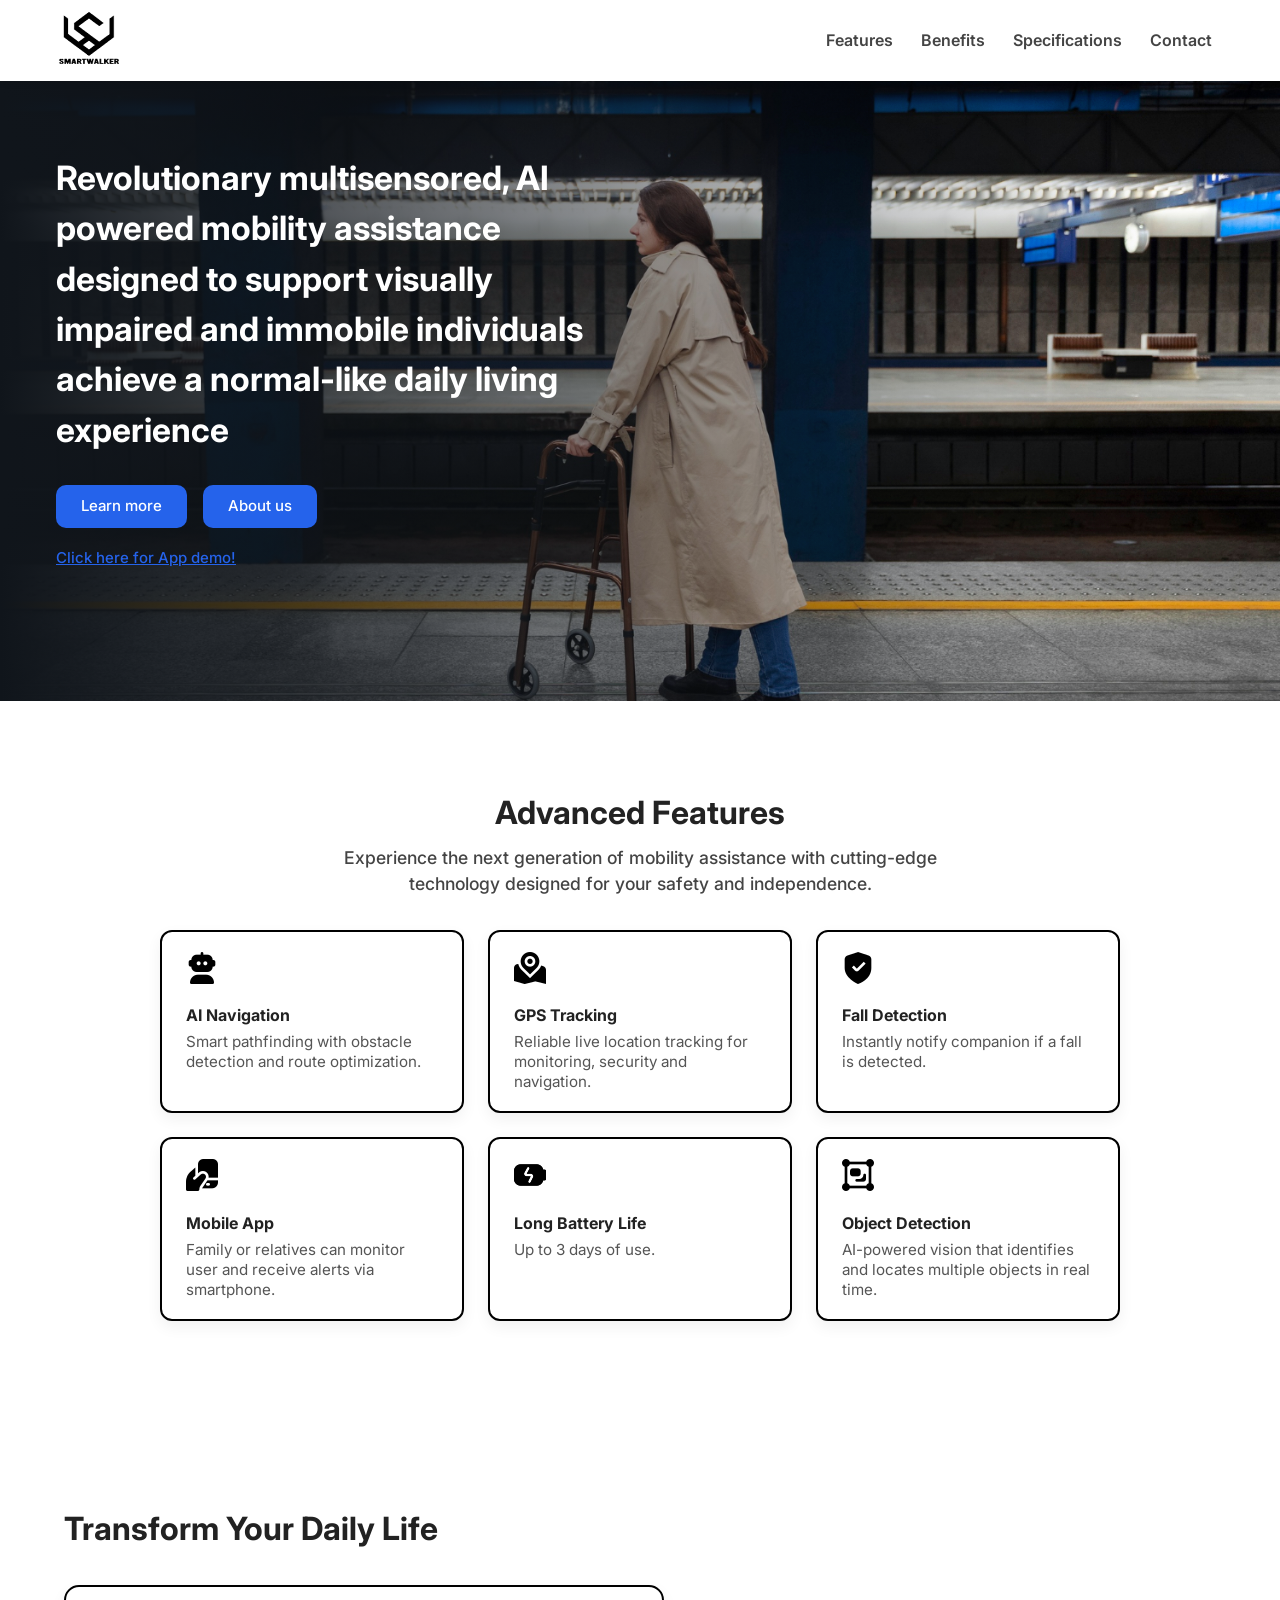
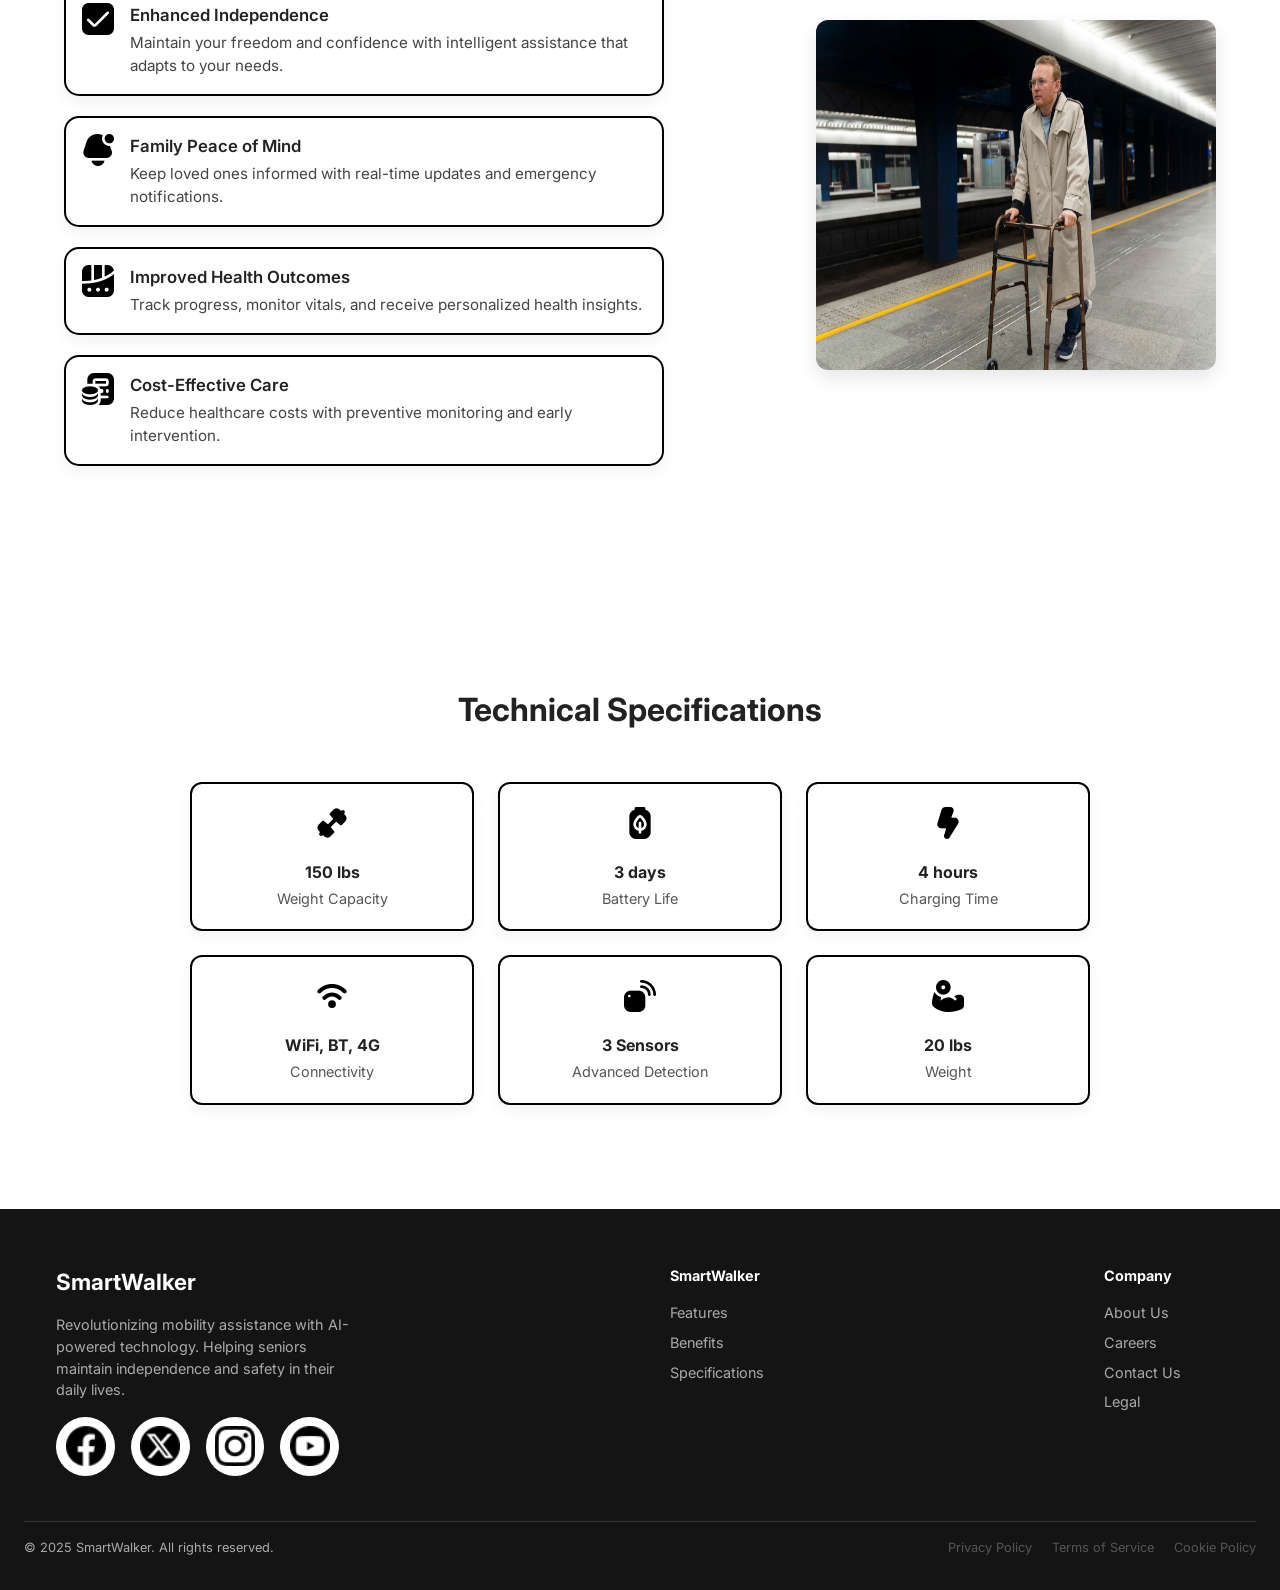
<file: index.html>
<!DOCTYPE html>
<html lang="en">
<head>
  <meta charset="UTF-8" />
  <meta name="viewport" content="width=device-width, initial-scale=1" />
  <title>SmartWalker</title>
  <link rel="stylesheet" href="styles.css" />
  <link href="https://fonts.googleapis.com/css2?family=Inter:wght@400;600&display=swap" rel="stylesheet" />
  <link rel="icon" href="icons/logonotext.png" type="image/png">
</head>
<body>
<div class="fade-container">
  <header class="header">
    <div class="container">
    <a href="index.html" class="logo">
      <img class="logo1" src="icons/smartwalkerLOGO.png" alt="SmartWalker Logo">
    </a>

      <button class="menu-toggle" aria-label="Toggle menu">
        <span class="bar"></span>
        <span class="bar"></span>
        <span class="bar"></span>
      </button>

      <nav class="nav">
        <a href="#features">Features</a>
        <a href="#benefits">Benefits</a>
        <a href="#specs">Specifications</a>
        <a href="#contact">Contact</a>
      </nav>
    </div>
  </header>

  <section id="logo" class="hero">
    <div class="container hero-content">
      <div class="hero-text">
        <h2>Revolutionary multisensored, AI powered mobility assistance designed to support visually impaired and immobile individuals achieve a normal-like daily living experience</h2>
        <a class="btn-learn" href="#features">Learn more</a>
        <a class="btn-about" href="about.html">About us</a>
      </br>
        <a class="link-demo" href="demo.html" target="_blank">Click here for App demo!</a>
      </div>
      <div class="hero-image">
        <!-- <img src="icons/walker1.png" alt="SmartWalker device" /> -->
      </div>

    </div>
  </section>

  <!-- Advanced Features -->
  <section id="features" class="features">
    <div class="container">
      <h2>Advanced Features</h2>
      <p class="subtitle">Experience the next generation of mobility assistance with cutting-edge technology designed for your safety and independence.</p>

      <div class="feature-grid">
        <div class="feature-item">
          <span class="icon"><img src="icons/user-robot.png" alt="Robot Icon"></span>
          <h4>AI Navigation</h4>
          <p>Smart pathfinding with obstacle detection and route optimization.</p>
        </div>
        <div class="feature-item">
          <span class="icon"><img src="icons/map-marker.png" alt="Gps Icon"></span>
          <h4>GPS Tracking</h4>
          <p>Reliable live location tracking for monitoring, security and navigation.</p>
        </div>
        <div class="feature-item">
          <span class="icon"><img src="icons/shield-check.png" alt="Fall detection Icon"></span>
          <h4>Fall Detection</h4>
          <p>Instantly notify companion if a fall is detected.</p>
        </div>
        <div class="feature-item">
          <span class="icon"><img src="icons/mobile-hand.png" alt="Mobile Icon"></span>
          <h4>Mobile App</h4>
          <p>Family or relatives can monitor user and receive alerts via smartphone.</p>
        </div>
        <div class="feature-item">
          <span class="icon"><img src="icons/battery-bolt.png" alt="Battery Icon"></span>
          <h4>Long Battery Life</h4>
          <p>Up to 3 days of use.</p>
        </div>
        <div class="feature-item">
          <span class="icon"><img src="icons/object-group.png" alt="Object Detection Icon"></span>
          <h4>Object Detection</h4>
          <p>AI-powered vision that identifies and locates multiple objects in real time.</p>
        </div>
      </div>
    </div>
  </section>

  <!-- Benefits -->
  <section id="benefits" class="benefits">
    <div class="container benefits-content">
      <div class="benefits-text">
        <h2>Transform Your Daily Life</h2>

        <div class="benefit-item">
          <span class="icon"><img src="icons/checkbox.png" alt="Check Icon"></span>
          <div>
            <h4>Enhanced Independence</h4>
            <p>Maintain your freedom and confidence with intelligent assistance that adapts to your needs.</p>
          </div>
        </div>

        <div class="benefit-item">
          <span class="icon"><img src="icons/bell-notification-social-media.png" alt="Notification Icon"></span>
          <div>
            <h4>Family Peace of Mind</h4>
            <p>Keep loved ones informed with real-time updates and emergency notifications.</p>
          </div>
        </div>

        <div class="benefit-item">
          <span class="icon"><img src="icons/drywall.png" alt="Improving health Icon"></span>
          <div>
            <h4>Improved Health Outcomes</h4>
            <p>Track progress, monitor vitals, and receive personalized health insights.</p>
          </div>
        </div>

        <div class="benefit-item">
          <span class="icon"><img src="icons/calculator-money.png" alt="Cost Icon"></span>
          <div>
            <h4>Cost-Effective Care</h4>
            <p>Reduce healthcare costs with preventive monitoring and early intervention.</p>
          </div>
        </div>
      </div>

      <div class="benefits-image">
        <img src="icons/oldmanbenefits.jpg" alt="Old man using SmartWalker" />
      </div>
    </div>
  </section>

  <!-- Technical Specifications -->
  <section id="specs" class="specs">
    <div class="container">
      <h2>Technical Specifications</h2>
      <div class="spec-grid">
        <div class="spec-item">
          <span class="icon"><img src="icons/gym.png" alt="Weight Capacity Icon"></span>
          <h4>150 lbs</h4>
          <p>Weight Capacity</p>
        </div>
        <div class="spec-item">
          <span class="icon"><img src="icons/eco-battery.png" alt="Battery Icon"></span>
          <h4>3 days</h4>
          <p>Battery Life</p>
        </div>
        <div class="spec-item">
          <span class="icon"><img src="icons/bolt.png" alt="Charging Icon"></span>
          <h4>4 hours</h4>
          <p>Charging Time</p>
        </div>
        <div class="spec-item">
          <span class="icon"><img src="icons/wifi.png" alt="Wifi Icon"></span>
          <h4>WiFi, BT, 4G</h4>
          <p>Connectivity</p>
        </div>
        <div class="spec-item">
          <span class="icon"><img src="icons/sensor-on.png" alt="Sensors Icon"></span>
          <h4>3 Sensors</h4>
          <p>Advanced Detection</p>
        </div>
        <div class="spec-item">
          <span class="icon"><img src="icons/dumbbell-fitness.png" alt="Weight Icon"></span>
          <h4>20 lbs</h4>
          <p>Weight</p>
        </div>
      </div>
    </div>
  </section>

  <!-- Footer -->
  <footer class="footer" id="contact">
    <div class="container footer-container">
      <div class="footer-info">
        <h3 class="logo-footer">SmartWalker</h3>
        <p>Revolutionizing mobility assistance with AI-powered technology. Helping seniors maintain independence and safety in their daily lives.</p>
        <div class="social-links">
          <a class="social-icons" href="https://www.facebook.com/profile.php?id=61574729933102" aria-label="Facebook"><img src="icons/facebook.png" alt="Facebook Icon"></a>
          <a class="social-icons" href="#" aria-label="Twitter"><img src="icons/twitter-alt-circle.png" alt="Twitter Icon"></a>
          <a class="social-icons" href="#" aria-label="Instagram"><img src="icons/instagram.png" alt="Instagram Icon"></a>
          <a class="social-icons" href="#" aria-label="YouTube"><img src="icons/youtube-circle.png" alt="Youtube Icon"></a>
        </div>
      </div>

      <div class="footer-links">
        <h4>SmartWalker</h4>
        <a href="#features">Features</a>
        <a href="#benefits">Benefits</a>
        <a href="#specs">Specifications</a>
      </div>

      <div class="footer-links">
        <h4>Company</h4>
        <a href="#">About Us</a>
        <a href="#">Careers</a>
        <a href="#">Contact Us</a>
        <a href="#">Legal</a>
      </div>
    </div>

    <div class="footer-bottom">
      <p>© 2025 SmartWalker. All rights reserved.</p>
      <div class="footer-policies">
        <a href="#">Privacy Policy</a>
        <a href="#">Terms of Service</a>
        <a href="#">Cookie Policy</a>
      </div>
    </div>
  </footer>
</div>
<script>
// Scroll-Based Active Nav Highlight 
const sections = document.querySelectorAll("section[id], footer[id]");
const navLinks = document.querySelectorAll(".nav a");

window.addEventListener("scroll", () => {
  let current = "";

  sections.forEach((section) => {
    const sectionTop = section.offsetTop - 320;
    const sectionHeight = section.clientHeight;
    if (pageYOffset >= sectionTop && pageYOffset < sectionTop + sectionHeight) {
      current = section.getAttribute("id");
    }
  });

  navLinks.forEach((link) => {
    link.classList.remove("active");
    if (link.getAttribute("href") === `#${current}`) {
      link.classList.add("active");
    }
  });
});

// Click Highlight (still works on click) 
navLinks.forEach((link) => {
  link.addEventListener("click", () => {
    navLinks.forEach((l) => l.classList.remove("active"));
    link.classList.add("active");
  });
});

// Mobile Menu Toggle 
const menuToggle = document.querySelector(".menu-toggle");
const nav = document.querySelector(".nav");

menuToggle.addEventListener("click", () => {
  nav.classList.toggle("nav-open");
  menuToggle.classList.toggle("open");
});

// Page Fade In/Out Effect
document.addEventListener("DOMContentLoaded", function() {
  const container = document.querySelector(".fade-container");

  // Fade + slide in kapag nag-load
  setTimeout(() => container.classList.add("fade-in"), 50);

  // Smooth fade-out + slide kapag nag-click ng link
  const links = document.querySelectorAll("a[href]");
  for (let link of links) {
    const href = link.getAttribute("href");
    if (href.startsWith("#") || href.startsWith("javascript:")) continue;

    link.addEventListener("click", function(e) {
      e.preventDefault();
      container.classList.remove("fade-in");
      container.classList.add("fade-out");
      setTimeout(() => {
        window.location = href;
      }, 600); // pareho sa CSS transition time
    });
  }
});

</script>



</body>
</html>
</file>
<file: styles.css>
* {
  box-sizing: border-box;
  margin: 0;
  padding: 0;
}

html {
  scroll-behavior: smooth;
}

body {
  font-family: 'Inter', sans-serif;
  color: #222;
  background-color: #f9fafb;
  line-height: 1.5;
}

.container {
  max-width: 1200px;
  margin: 0 auto;
  padding: 0.5rem 1rem;
}

/* Header */
.header {
  background: white;
  box-shadow: 0 2px 6px rgb(0 0 0 / 0.1);
  position: sticky;
  top: 0;
  z-index: 90;
}

.header .container {
  display: flex;
  align-items: center;
  justify-content: space-between;
  flex-wrap: wrap;
}

.logo {
  font-weight: 700;
  font-size: 1.2rem;
  color: #222;
  text-decoration: none;
}

.logo1{
  margin-top: 2px;
  height: 55px;
  width: 65px;
}

.logo span {
  color: #2563eb;
}

/* Underline Hover Effect */
.nav a {
  position: relative;
  margin: 0 0.75rem;
  color: #444;
  text-decoration: none;
  font-weight: 600;
  font-size: 1rem;
  transition: color 0.3s ease, transform 0.3s ease;
}

.nav a::after {
  content: "";
  position: absolute;
  left: 50%;
  bottom: -6px;
  transform: translateX(-50%) scaleX(0);
  transform-origin: center;
  width: 100%;
  height: 2.5px;
  background-color: #2563eb;
  transition: transform 0.3s ease;
}

.nav a:hover {
  color: #2563eb;
}

.nav a:hover::after {
  transform: translateX(-50%) scaleX(1);
}

.nav a.active {
  color: #2563eb;
  transform: scale(1.05); 
}

.nav a.active::after {
  transform: translateX(-50%) scaleX(1);
  transition: transform 0.3s ease;
}

.header-actions {
  display: flex;
  gap: 1rem;
}

/* Hero Section */
.hero {
  background-image: linear-gradient(90deg, #10151B 0.03%, rgba(16, 21, 27, 0.00) 90.49%), url("icons/oldshit.jpg");
  background-size: cover; /* ✅ automatic fit on all devices */
  background-repeat: no-repeat;
  background-position: center; /* ✅ keeps it centered properly */
  background-color: white;
  height: 620px;
  padding: 4rem 0;
  position: relative;
}

.hero-content {
  display: flex;
  flex-wrap: wrap;
  align-items: center;
  gap: 2rem;
}

.hero-text {
  flex: 1;
  min-width: 280px;
  font-size: 1.4rem;
  font-weight: 500;
  color: white;
}

/*.btn-learn{
  background-color: #2563eb;
  color: white;
  margin-right: 10px;
  margin-top: 30px;
  padding: 10px 25px;
  border-radius: 10px;
  font-weight: thin;
  font-size: 15px;
  border-style: none;
  transition: transform .2s;
}

.btn-about{
  background-color: #2563eb;
  color: white;
  margin-right: 10px;
  margin-top: 30px;
  padding: 10px 25px;
  border-radius: 10px;
  font-weight: thin;
  font-size: 15px;
  border-style: none;
  transition: transform .2s;
}

.btn-learn:hover, .btn-about:hover{
   transform: scale(1.05);
   cursor: pointer;
}
*/
.btn-learn, .btn-about {
  display: inline-block; /* important for <a> */
  text-decoration: none; /* remove underline */
  background-color: #2563eb;
  color: white;
  margin-right: 10px;
  margin-top: 30px;
  margin-bottom: 10px;
  padding: 10px 25px;
  border-radius: 10px;
  border-style: none;
  font-weight: 500;
  font-size: 15px;
  transition: transform .2s;
}

.btn-learn:hover, .btn-about:hover {
  transform: scale(1.05);
  cursor: pointer;
}


.hero-image {
  flex: 1;
  min-width: 280px;
  text-align: center;
}

.hero-image img {
  max-width: 100%;
  border-radius: 16px;
  box-shadow: 0 12px 30px rgba(0,0,0,0.1);
  height: 400px;
}

/* For desktop/tablet default */
.hero-image img,
.benefits-image img {
    width: 100%;
    height: 350px;
    display: block;
    max-width: 400px;
    margin: 0 auto;
}

.link-demo {
  color: #2563eb;
  text-decoration: underline;
  font-size: 15px;
}

/* Mobile adjustments */
@media (max-width: 768px) {
  .hero-content,
  .benefits-content {
    flex-direction: column;
    align-items: center;
    text-align: center;
  }
  
  .benefits{
    height: 1100px;
  }

  .hero{
    height: 900px;
  }

  .hero-text,
  .benefits-text {
    width: 100%;
    margin-bottom: 1.5rem;
  }

  .hero-image img, 
  .benefits-image img {
    width: 90%;
    height: auto;
    max-width: 350px;
    margin: 0 auto;
    object-fit: contain;
  }

  .hero {
    height: auto; /* para di pilitin fixed height */
    min-height: 500px; /* optional, may minimum height */
    background-position: center top; /* adjust image focus */
  }
}


/* Features Section */
.features {
  background: white;
  padding: 5rem 0;
  text-align: center;
}

.features h2 {
  font-size: 2rem;
  font-weight: 700;
  margin-bottom: 0.5rem;
  color: #222;
}

.features .subtitle {
  margin-bottom: 2rem;
  color: #444;
  font-weight: 500;
  font-size: 1.1rem;
  max-width: 600px;
  margin-left: auto;
  margin-right: auto;
}

.feature-grid {
  display: grid;
  grid-template-columns: repeat(auto-fit,minmax(240px,1fr));
  gap: 1.5rem;
  max-width: 960px;
  margin: 0 auto;
  text-align: left;
}

.feature-item {
  background: white;
  padding: 1.25rem 1.5rem;
  border-radius: 12px;
  box-shadow: 0 6px 15px rgb(0 0 0 / 0.06);
  transition: box-shadow 0.3s ease;
  border: solid black;
  border-width: 2px;
  transition: transform .2s;
}

.feature-item:hover {
  box-shadow: 0 12px 25px rgb(0 0 0 / 0.1);
  transform: scale(1.05);
}

.feature-item .icon {
  font-size: 1.7rem;
  display: inline-block;
  margin-bottom: 0.5rem;
}

.feature-item h4 {
  font-weight: 700;
  margin-bottom: 0.3rem;
}

.feature-item p {
  color: #555;
  font-size: 0.95rem;
  line-height: 1.3;
}

/* Benefits Section */
.benefits {
  background-color: white;
  padding: 6rem 0;
}

.benefits-content {
  max-width: 1200px;
  margin: 0 auto;
  display: flex;
  flex-wrap: wrap;
  gap: 2rem;
  align-items: center;
  justify-content: space-between;
  padding: 0 1.5rem;
}

.benefits-text {
  flex: 1;
  min-width: 300px;
  max-width: 600px;
}

.benefits-text h2 {
  font-size: 2rem;
  font-weight: 700;
  margin-bottom: 2rem;
  color: #222;
}

.benefit-item {
  display: flex;
  align-items: flex-start;
  margin-bottom: 1.25rem;
  border: solid white;
  background: white;
  border-radius: 15px;
  padding: 16px;
  box-shadow: 0 6px 15px rgb(0 0 0 / 0.06);
  transition: box-shadow 0.3s ease;
  border: solid black;
  border-width: 2px;
  transition: transform .2s;
}

.benefit-item .icon {
  font-size: 1.5rem;
  margin-right: 1rem;
  line-height: 1.2;
}

.benefit-item h4 {
  margin: 0;
  font-size: 1.05rem;
  font-weight: 600;
}

.benefit-item:hover {
  box-shadow: 0 12px 25px rgb(0 0 0 / 0.1);
  transform: scale(1.05);
}

.benefit-item p {
  margin: 0.25rem 0 0;
  font-size: 0.95rem;
  color: #444;
}

.benefits-image {
  flex: 1;
  min-width: 280px;
  max-width: 400px;
  position: relative;
}

.benefits-image img {
  width: 100%;
  border-radius: 12px;
  box-shadow: 0 8px 20px rgba(0, 0, 0, 0.1);
}

.safety-tag {
  position: absolute;
  top: 1rem;
  left: 1rem;
  background: white;
  padding: 0.5rem 0.75rem;
  border-radius: 8px;
  font-size: 0.85rem;
  box-shadow: 0 4px 8px rgba(0,0,0,0.1);
  text-align: left;
}

.safety-tag strong {
  font-size: 1rem;
  color: #16a34a;
}

.safety-tag em {
  font-style: normal;
  font-weight: 400;
  color: #888;
  margin-left: 0.25rem;
}

/* Technical Specs */
.specs {
  background: white;
  padding: 6rem 0;
  text-align: center;
}

.specs h2 {
  font-size: 2rem;
  font-weight: 700;
  margin-bottom: 3rem;
  color: #222;
}

.spec-grid {
  display: grid;
  grid-template-columns: repeat(auto-fit,minmax(250px,1fr));
  gap: 1.5rem;
  max-width: 900px;
  margin: 0 auto;
}

.spec-item {
  background: white;
  padding: 1.25rem 1.5rem;
  border-radius: 12px;
  box-shadow: 0 6px 15px rgb(0 0 0 / 0.05);
  transition: box-shadow 0.3s ease;
  text-align: center;
  border: solid black;
  border-width: 2px;
  transition: transform .2s;
}

.spec-item:hover {
  box-shadow: 0 12px 25px rgb(0 0 0 / 0.1);
  transform: scale(1.05);
}

.spec-item .icon {
  font-size: 2rem;
  display: block;
  margin-bottom: 0.5rem;
}

.spec-item h4 {
  font-weight: 700;
  margin-bottom: 0.25rem;
}

.spec-item p {
  color: #555;
  font-size: 0.9rem;
}

/* Footer */
.footer {
  background-color: #141414;
  color: #aaa;
  padding: 3rem 1.5rem 2rem;
  font-size: 0.9rem;
}

.footer-container {
  max-width: 1200px;
  margin: 0 auto;
  display: flex;
  flex-wrap: wrap;
  gap: 2rem;
  justify-content: space-between;
}

.logo-footer {
  font-weight: 700;
  font-size: 1.4rem;
  color: white;
  margin-bottom: 1rem;
}

.footer-info p {
  max-width: 300px;
  line-height: 1.5;
  margin-bottom: 1rem;
}

.social-links a {
  margin-right: 0.75rem;
  font-size: 2.6rem;
  padding-left: 9.5px;
  padding-right: 9.3px;
  padding-top: 9px;
}

.social-icons{
  background: white;
  border-radius: 30px;
  display: inline-block;
  padding: 10px;
  border-radius: 50%;
  transition: transform 0.3s ease;
}

.social-icons:hover {
  transform: scale(1.1);
}

.social-icons img {
  width: 40px;
  height: 40px;
  display: block;
}

.footer-links {
  min-width: 120px;
}

.footer-links h4 {
  color: white;
  font-weight: 700;
  margin-bottom: 1rem;
}

.footer-links a {
  display: block;
  margin-bottom: 0.5rem;
  color: #aaa;
  text-decoration: none;
}

.footer-links a:hover {
  color: #fff;
}


.footer-bottom {
  border-top: 1px solid #333;
  margin-top: 2rem;
  padding-top: 1rem;
  display: flex;
  justify-content: space-between;
  flex-wrap: wrap;
  font-size: 0.8rem;
}

.footer-policies a {
  margin-left: 1rem;
  color: #555;
  text-decoration: none;
}

.footer-policies a:hover {
  color: #fff;
}

/* Responsive */
@media (max-width: 768px) {
  .header .container {
    flex-direction: column;
    gap: 1rem;
  }

  .hero-content {
    flex-direction: column;
  }

  .benefits-content {
    flex-direction: column;
    align-items: flex-start;
  }

  .benefits-content {
    flex-direction: column;
    align-items: center;
    text-align: left;
  }

  .benefits-image {
    display: flex;
    justify-content: center;
    width: 100%;
    margin-top: 1.5rem;
  }

  .benefits-image img {
    width: 90%;
    height: auto;
    max-width: 350px;
    margin: 0 auto;
    object-fit: contain;
  }

  .footer-container {
    flex-direction: column;
  }

  .footer-bottom {
    flex-direction: column;
    gap: 0.5rem;
  }
}

/* Mobile Menu Button */
.menu-toggle {
  display: none;
  flex-direction: column;
  justify-content: space-between;
  width: 24px;
  height: 18px;
  background: none;
  border: none;
  cursor: pointer;
}

.menu-toggle .bar {
  height: 3px;
  width: 100%;
  background-color: #222;
  border-radius: 3px;
  transition: all 0.3s ease;
}

.menu-toggle.open .bar:nth-child(1) {
  transform: rotate(45deg) translateY(7px);
}

.menu-toggle.open .bar:nth-child(2) {
  opacity: 0;
}

.menu-toggle.open .bar:nth-child(3) {
  transform: rotate(-45deg) translateY(-7px);
}

/* Mobile Drawer */
@media (max-width: 768px) {
  .menu-toggle {
    display: flex;
  }

  .nav {
    display: none;
    width: 25%;
    flex-direction: column;
    background: white;
    text-align: center;
    padding: 1rem 0;
  }

  .nav a {
    margin: 0.75rem 0;
    display: block;
  }

  .nav.nav-open {
    display: flex;
    animation: slideDown 0.3s ease forwards;
  }

  @keyframes slideDown {
    from { opacity: 0; transform: translateY(-10px); }
    to { opacity: 1; transform: translateY(0); }
  }
}
  

.fade-container {
  opacity: 0;
  transform: translateY(30px);
  transition: opacity 0.6s ease, transform 0.6s ease;
}


.fade-container.fade-in {
  opacity: 1;
  transform: translateY(0);
}


.fade-container.fade-out {
  opacity: 0;
  transform: translateY(30px);
}
</file>
